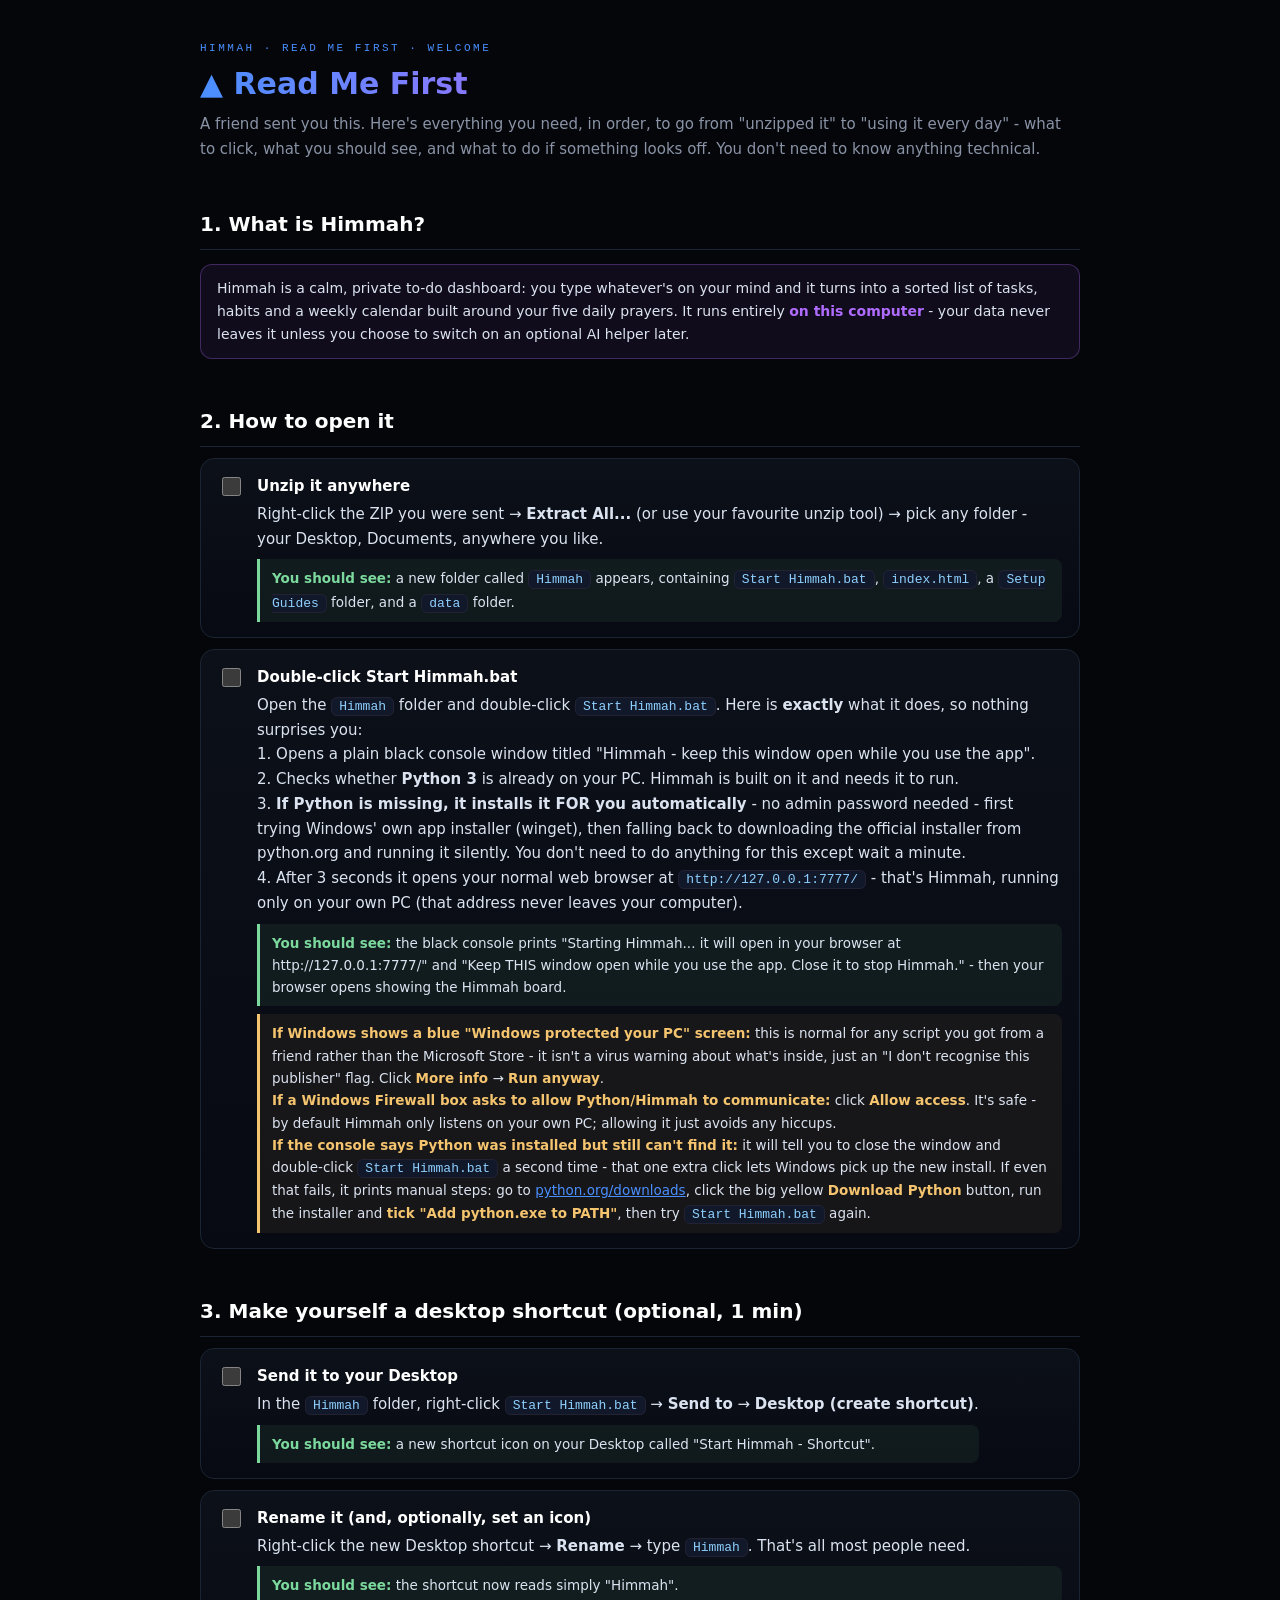
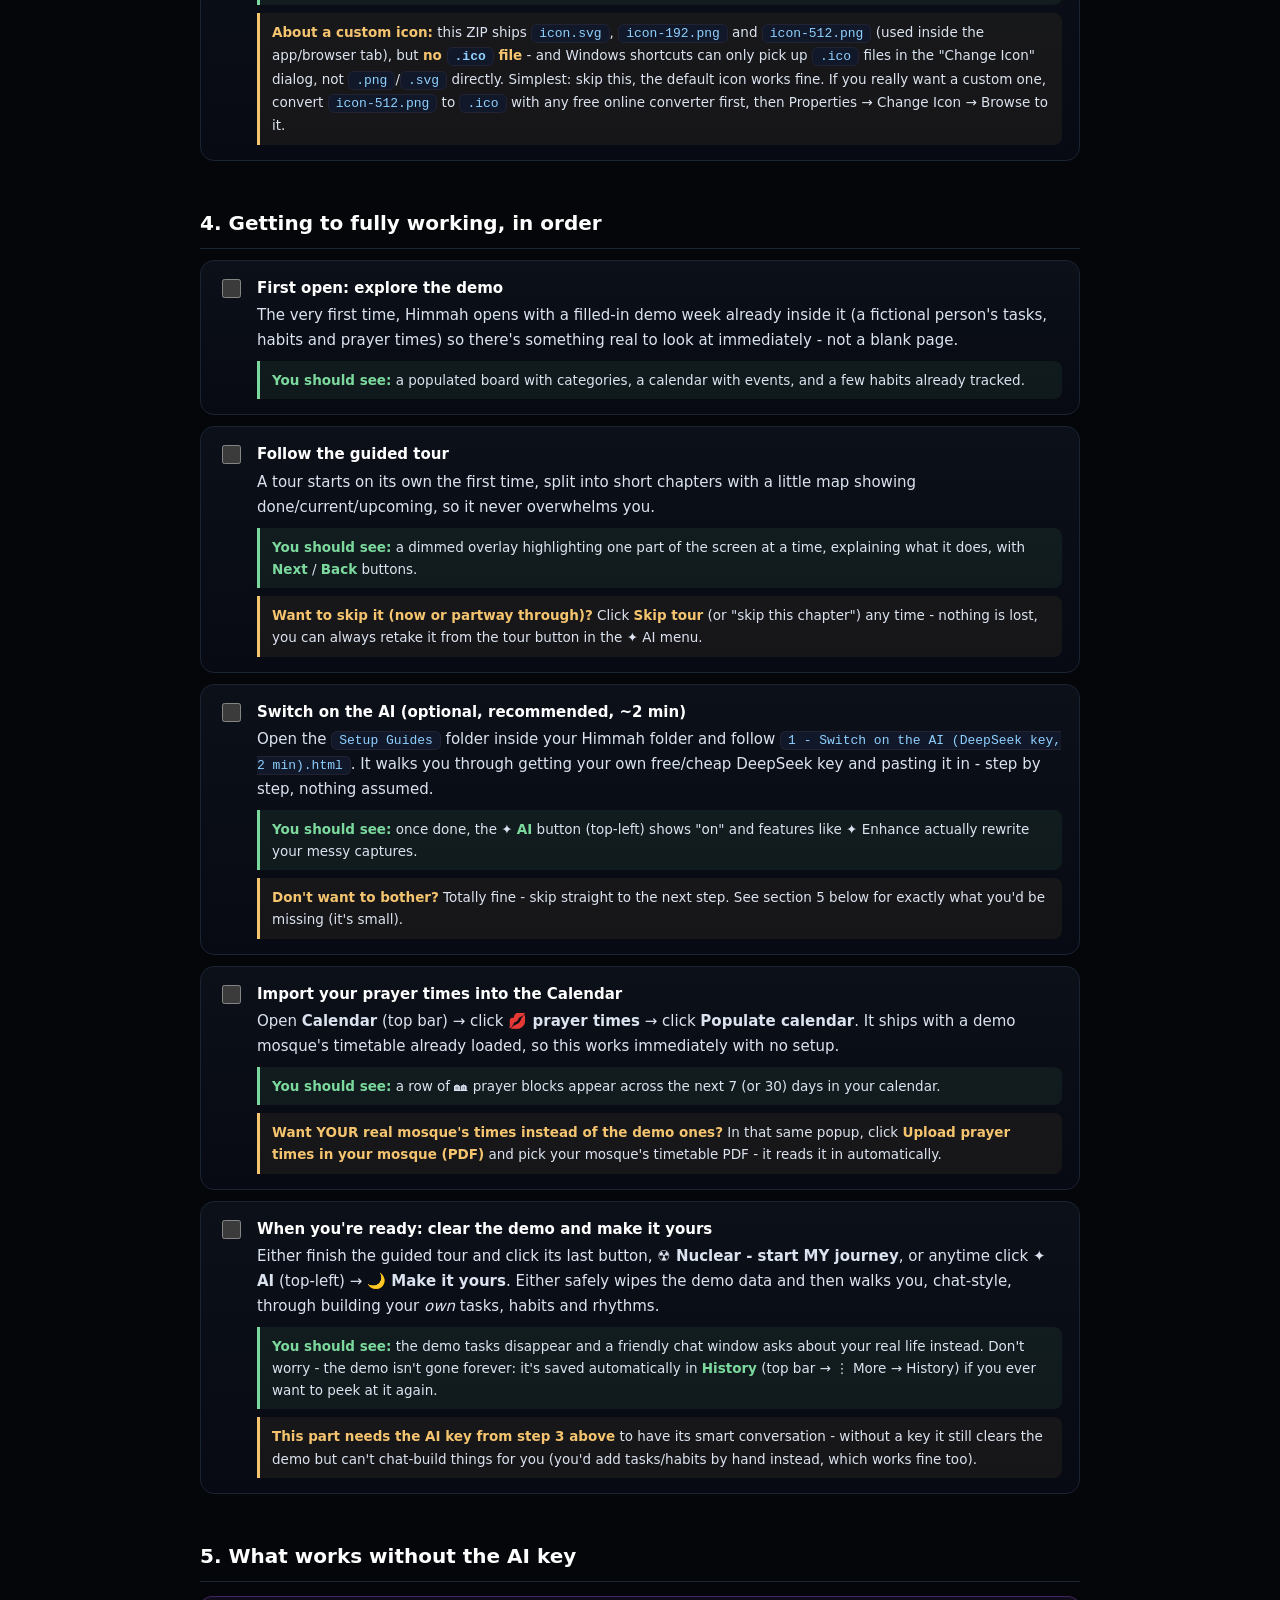
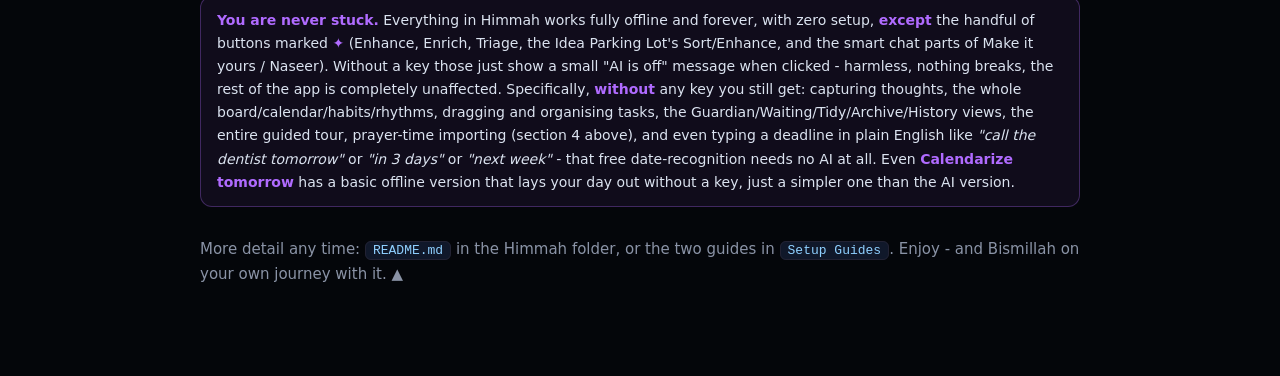
<file: READ ME FIRST.html>
<!DOCTYPE html>
<html lang="en">
<head>
<meta charset="utf-8">
<meta name="viewport" content="width=device-width, initial-scale=1">
<title>Himmah - Read Me First</title>
<style>
  :root{color-scheme:dark}
  body{background:#04060a; color:#dbe3f0; font:15px/1.65 "Segoe UI",system-ui,sans-serif; margin:0; padding:34px 18px 90px}
  .wrap{max-width:880px; margin:0 auto}
  h1{font-size:30px; margin:0 0 4px; background:linear-gradient(90deg,#4a8fff,#b06bff,#e068ff); -webkit-background-clip:text; background-clip:text; color:transparent}
  h2{font-size:20px; margin:46px 0 10px; color:#fff; border-bottom:1px solid #1b2433; padding-bottom:8px}
  .kicker{font-family:Consolas,monospace; text-transform:uppercase; letter-spacing:2.5px; font-size:11px; color:#4a8fff}
  .sub{color:#8a93a6; margin:0 0 8px}
  .step{display:flex; gap:13px; background:linear-gradient(180deg,#0c1018,#070a12); border:1px solid #1b2433; border-radius:14px; padding:15px 17px; margin:11px 0}
  .step input[type=checkbox]{width:19px; height:19px; margin-top:3px; accent-color:#b06bff; flex:none; cursor:pointer}
  .step.done{opacity:.55}
  .step b.t{color:#fff; display:block; margin-bottom:3px}
  code,.path{font-family:Consolas,monospace; font-size:13px; background:#10182a; border:1px solid #223; border-radius:6px; padding:1px 7px; color:#8fd0ff; word-break:break-all}
  .expect{margin-top:8px; padding:8px 12px; border-left:3px solid #7cd99e; background:rgba(124,217,158,.07); border-radius:0 8px 8px 0; font-size:13.5px}
  .expect b{color:#7cd99e}
  .fix{margin-top:8px; padding:8px 12px; border-left:3px solid #f5c46f; background:rgba(245,196,111,.06); border-radius:0 8px 8px 0; font-size:13.5px}
  .fix b{color:#f5c46f}
  .note{background:rgba(176,107,255,.07); border:1px solid rgba(176,107,255,.3); border-radius:12px; padding:12px 16px; margin:14px 0; font-size:14px}
  .note b{color:#b06bff}
  table{border-collapse:collapse; width:100%; margin:10px 0; font-size:13.5px}
  th,td{border:1px solid #1b2433; padding:8px 11px; text-align:left; vertical-align:top}
  th{color:#fff; background:#0c1018}
  td:first-child{color:#f5c46f}
  a{color:#4a8fff}
  .tag{display:inline-block; font-family:Consolas,monospace; font-size:11px; letter-spacing:1.5px; border:1px solid #2a3a55; border-radius:99px; padding:2px 10px; color:#7cd99e; margin-left:8px; vertical-align:middle}
</style>
</head>
<body><div class="wrap">

<span class="kicker">Himmah · read me first · welcome</span>
<h1>&#9650; Read Me First</h1>
<p class="sub">A friend sent you this. Here's everything you need, in order, to go from "unzipped it" to "using it every day" - what to click, what you should see, and what to do if something looks off. You don't need to know anything technical.</p>

<h2>1. What is Himmah?</h2>
<div class="note">Himmah is a calm, private to-do dashboard: you type whatever's on your mind and it turns into a sorted list of tasks, habits and a weekly calendar built around your five daily prayers. It runs entirely <b>on this computer</b> - your data never leaves it unless you choose to switch on an optional AI helper later.</div>

<h2>2. How to open it</h2>

<div class="step"><input type="checkbox"><div>
<b class="t">Unzip it anywhere</b>
Right-click the ZIP you were sent &rarr; <b>Extract All...</b> (or use your favourite unzip tool) &rarr; pick any folder - your Desktop, Documents, anywhere you like.
<div class="expect"><b>You should see:</b> a new folder called <span class="path">Himmah</span> appears, containing <code>Start Himmah.bat</code>, <code>index.html</code>, a <span class="path">Setup Guides</span> folder, and a <span class="path">data</span> folder.</div>
</div></div>

<div class="step"><input type="checkbox"><div>
<b class="t">Double-click Start Himmah.bat</b>
Open the <span class="path">Himmah</span> folder and double-click <code>Start Himmah.bat</code>. Here is <b>exactly</b> what it does, so nothing surprises you:
<br>1. Opens a plain black console window titled "Himmah - keep this window open while you use the app".
<br>2. Checks whether <b>Python 3</b> is already on your PC. Himmah is built on it and needs it to run.
<br>3. <b>If Python is missing, it installs it FOR you automatically</b> - no admin password needed - first trying Windows' own app installer (winget), then falling back to downloading the official installer from python.org and running it silently. You don't need to do anything for this except wait a minute.
<br>4. After 3 seconds it opens your normal web browser at <code>http://127.0.0.1:7777/</code> - that's Himmah, running only on your own PC (that address never leaves your computer).
<div class="expect"><b>You should see:</b> the black console prints "Starting Himmah... it will open in your browser at http://127.0.0.1:7777/" and "Keep THIS window open while you use the app. Close it to stop Himmah." - then your browser opens showing the Himmah board.</div>
<div class="fix"><b>If Windows shows a blue "Windows protected your PC" screen:</b> this is normal for any script you got from a friend rather than the Microsoft Store - it isn't a virus warning about what's inside, just an "I don't recognise this publisher" flag. Click <b>More info</b> &rarr; <b>Run anyway</b>.
<br><b>If a Windows Firewall box asks to allow Python/Himmah to communicate:</b> click <b>Allow access</b>. It's safe - by default Himmah only listens on your own PC; allowing it just avoids any hiccups.
<br><b>If the console says Python was installed but still can't find it:</b> it will tell you to close the window and double-click <code>Start Himmah.bat</code> a second time - that one extra click lets Windows pick up the new install. If even that fails, it prints manual steps: go to <a href="https://www.python.org/downloads/" target="_blank">python.org/downloads</a>, click the big yellow <b>Download Python</b> button, run the installer and <b>tick "Add python.exe to PATH"</b>, then try <code>Start Himmah.bat</code> again.</div>
</div></div>

<h2>3. Make yourself a desktop shortcut (optional, 1 min)</h2>

<div class="step"><input type="checkbox"><div>
<b class="t">Send it to your Desktop</b>
In the <span class="path">Himmah</span> folder, right-click <code>Start Himmah.bat</code> &rarr; <b>Send to</b> &rarr; <b>Desktop (create shortcut)</b>.
<div class="expect"><b>You should see:</b> a new shortcut icon on your Desktop called "Start Himmah - Shortcut".</div>
</div></div>

<div class="step"><input type="checkbox"><div>
<b class="t">Rename it (and, optionally, set an icon)</b>
Right-click the new Desktop shortcut &rarr; <b>Rename</b> &rarr; type <code>Himmah</code>. That's all most people need.
<div class="expect"><b>You should see:</b> the shortcut now reads simply "Himmah".</div>
<div class="fix"><b>About a custom icon:</b> this ZIP ships <code>icon.svg</code>, <code>icon-192.png</code> and <code>icon-512.png</code> (used inside the app/browser tab), but <b>no <code>.ico</code> file</b> - and Windows shortcuts can only pick up <code>.ico</code> files in the "Change Icon" dialog, not <code>.png</code>/<code>.svg</code> directly. Simplest: skip this, the default icon works fine. If you really want a custom one, convert <code>icon-512.png</code> to <code>.ico</code> with any free online converter first, then Properties &rarr; Change Icon &rarr; Browse to it.</div>
</div></div>

<h2>4. Getting to fully working, in order</h2>

<div class="step"><input type="checkbox"><div>
<b class="t">First open: explore the demo</b>
The very first time, Himmah opens with a filled-in demo week already inside it (a fictional person's tasks, habits and prayer times) so there's something real to look at immediately - not a blank page.
<div class="expect"><b>You should see:</b> a populated board with categories, a calendar with events, and a few habits already tracked.</div>
</div></div>

<div class="step"><input type="checkbox"><div>
<b class="t">Follow the guided tour</b>
A tour starts on its own the first time, split into short chapters with a little map showing done/current/upcoming, so it never overwhelms you.
<div class="expect"><b>You should see:</b> a dimmed overlay highlighting one part of the screen at a time, explaining what it does, with <b>Next</b> / <b>Back</b> buttons.</div>
<div class="fix"><b>Want to skip it (now or partway through)?</b> Click <b>Skip tour</b> (or "skip this chapter") any time - nothing is lost, you can always retake it from the tour button in the &#10022; AI menu.</div>
</div></div>

<div class="step"><input type="checkbox"><div>
<b class="t">Switch on the AI (optional, recommended, ~2 min)</b>
Open the <span class="path">Setup Guides</span> folder inside your Himmah folder and follow <code>1 - Switch on the AI (DeepSeek key, 2 min).html</code>. It walks you through getting your own free/cheap DeepSeek key and pasting it in - step by step, nothing assumed.
<div class="expect"><b>You should see:</b> once done, the &#10022; <b>AI</b> button (top-left) shows "on" and features like &#10022; Enhance actually rewrite your messy captures.</div>
<div class="fix"><b>Don't want to bother?</b> Totally fine - skip straight to the next step. See section 5 below for exactly what you'd be missing (it's small).</div>
</div></div>

<div class="step"><input type="checkbox"><div>
<b class="t">Import your prayer times into the Calendar</b>
Open <b>Calendar</b> (top bar) &rarr; click <b>&#128139; prayer times</b> &rarr; click <b>Populate calendar</b>. It ships with a demo mosque's timetable already loaded, so this works immediately with no setup.
<div class="expect"><b>You should see:</b> a row of &#127960; prayer blocks appear across the next 7 (or 30) days in your calendar.</div>
<div class="fix"><b>Want YOUR real mosque's times instead of the demo ones?</b> In that same popup, click <b>Upload prayer times in your mosque (PDF)</b> and pick your mosque's timetable PDF - it reads it in automatically.</div>
</div></div>

<div class="step"><input type="checkbox"><div>
<b class="t">When you're ready: clear the demo and make it yours</b>
Either finish the guided tour and click its last button, <b>&#9762; Nuclear - start MY journey</b>, or anytime click <b>&#10022; AI</b> (top-left) &rarr; <b>&#127769; Make it yours</b>. Either safely wipes the demo data and then walks you, chat-style, through building your <i>own</i> tasks, habits and rhythms.
<div class="expect"><b>You should see:</b> the demo tasks disappear and a friendly chat window asks about your real life instead. Don't worry - the demo isn't gone forever: it's saved automatically in <b>History</b> (top bar &rarr; &#8942; More &rarr; History) if you ever want to peek at it again.</div>
<div class="fix"><b>This part needs the AI key from step 3 above</b> to have its smart conversation - without a key it still clears the demo but can't chat-build things for you (you'd add tasks/habits by hand instead, which works fine too).</div>
</div></div>

<h2>5. What works without the AI key</h2>
<div class="note"><b>You are never stuck.</b> Everything in Himmah works fully offline and forever, with zero setup, <b>except</b> the handful of buttons marked <b>&#10022;</b> (Enhance, Enrich, Triage, the Idea Parking Lot's Sort/Enhance, and the smart chat parts of Make it yours / Naseer). Without a key those just show a small "AI is off" message when clicked - harmless, nothing breaks, the rest of the app is completely unaffected. Specifically, <b>without</b> any key you still get: capturing thoughts, the whole board/calendar/habits/rhythms, dragging and organising tasks, the Guardian/Waiting/Tidy/Archive/History views, the entire guided tour, prayer-time importing (section 4 above), and even typing a deadline in plain English like <i>"call the dentist tomorrow"</i> or <i>"in 3 days"</i> or <i>"next week"</i> - that free date-recognition needs no AI at all. Even <b>Calendarize tomorrow</b> has a basic offline version that lays your day out without a key, just a simpler one than the AI version.</div>

<p class="sub" style="margin-top:30px">More detail any time: <code>README.md</code> in the Himmah folder, or the two guides in <span class="path">Setup Guides</span>. Enjoy - and Bismillah on your own journey with it. &#9650;</p>

</div>
<script>
document.querySelectorAll('.step input[type=checkbox]').forEach((cb, i) => {
  try { if (localStorage.getItem('guide_himmah_readmefirst_' + i) === '1') { cb.checked = true; cb.closest('.step').classList.add('done'); } } catch (e) {}
  cb.addEventListener('change', () => {
    cb.closest('.step').classList.toggle('done', cb.checked);
    try { localStorage.setItem('guide_himmah_readmefirst_' + i, cb.checked ? '1' : '0'); } catch (e) {}
  });
});
</script>
</body>
</html>
</file>
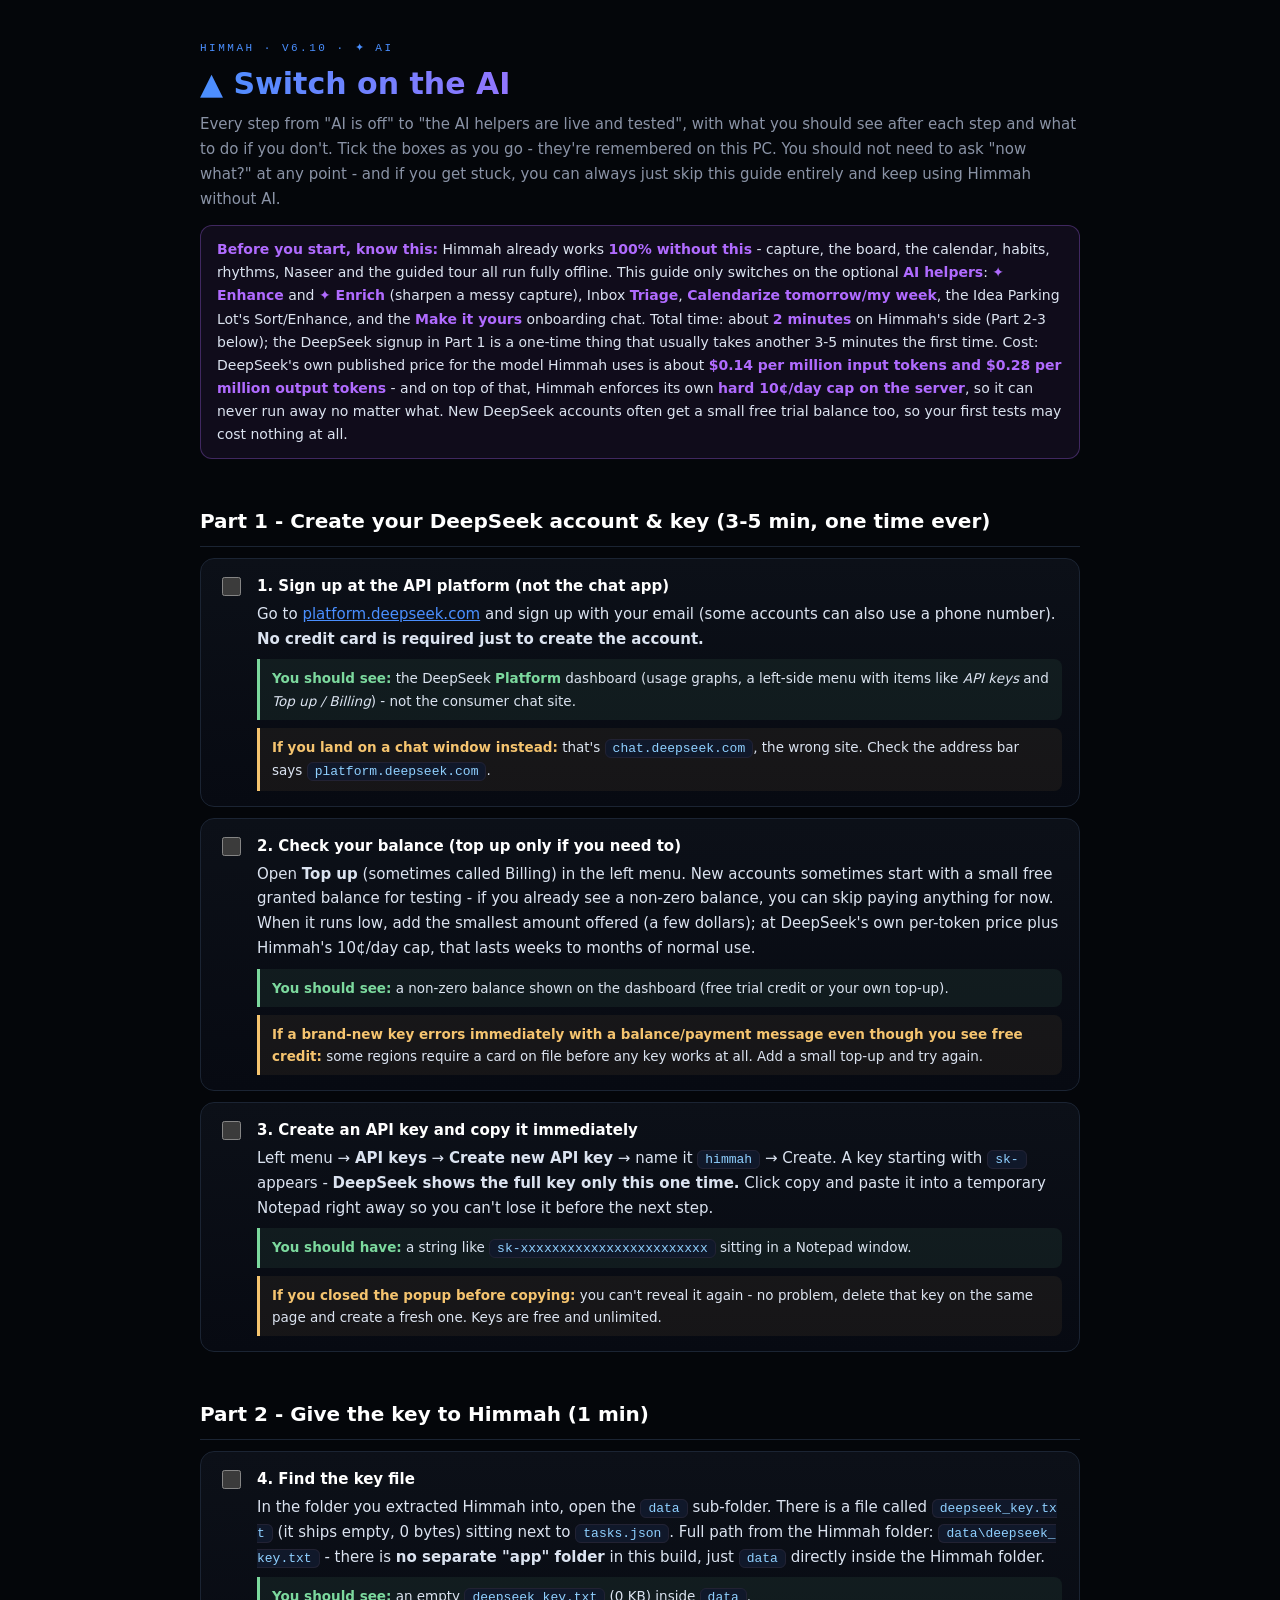
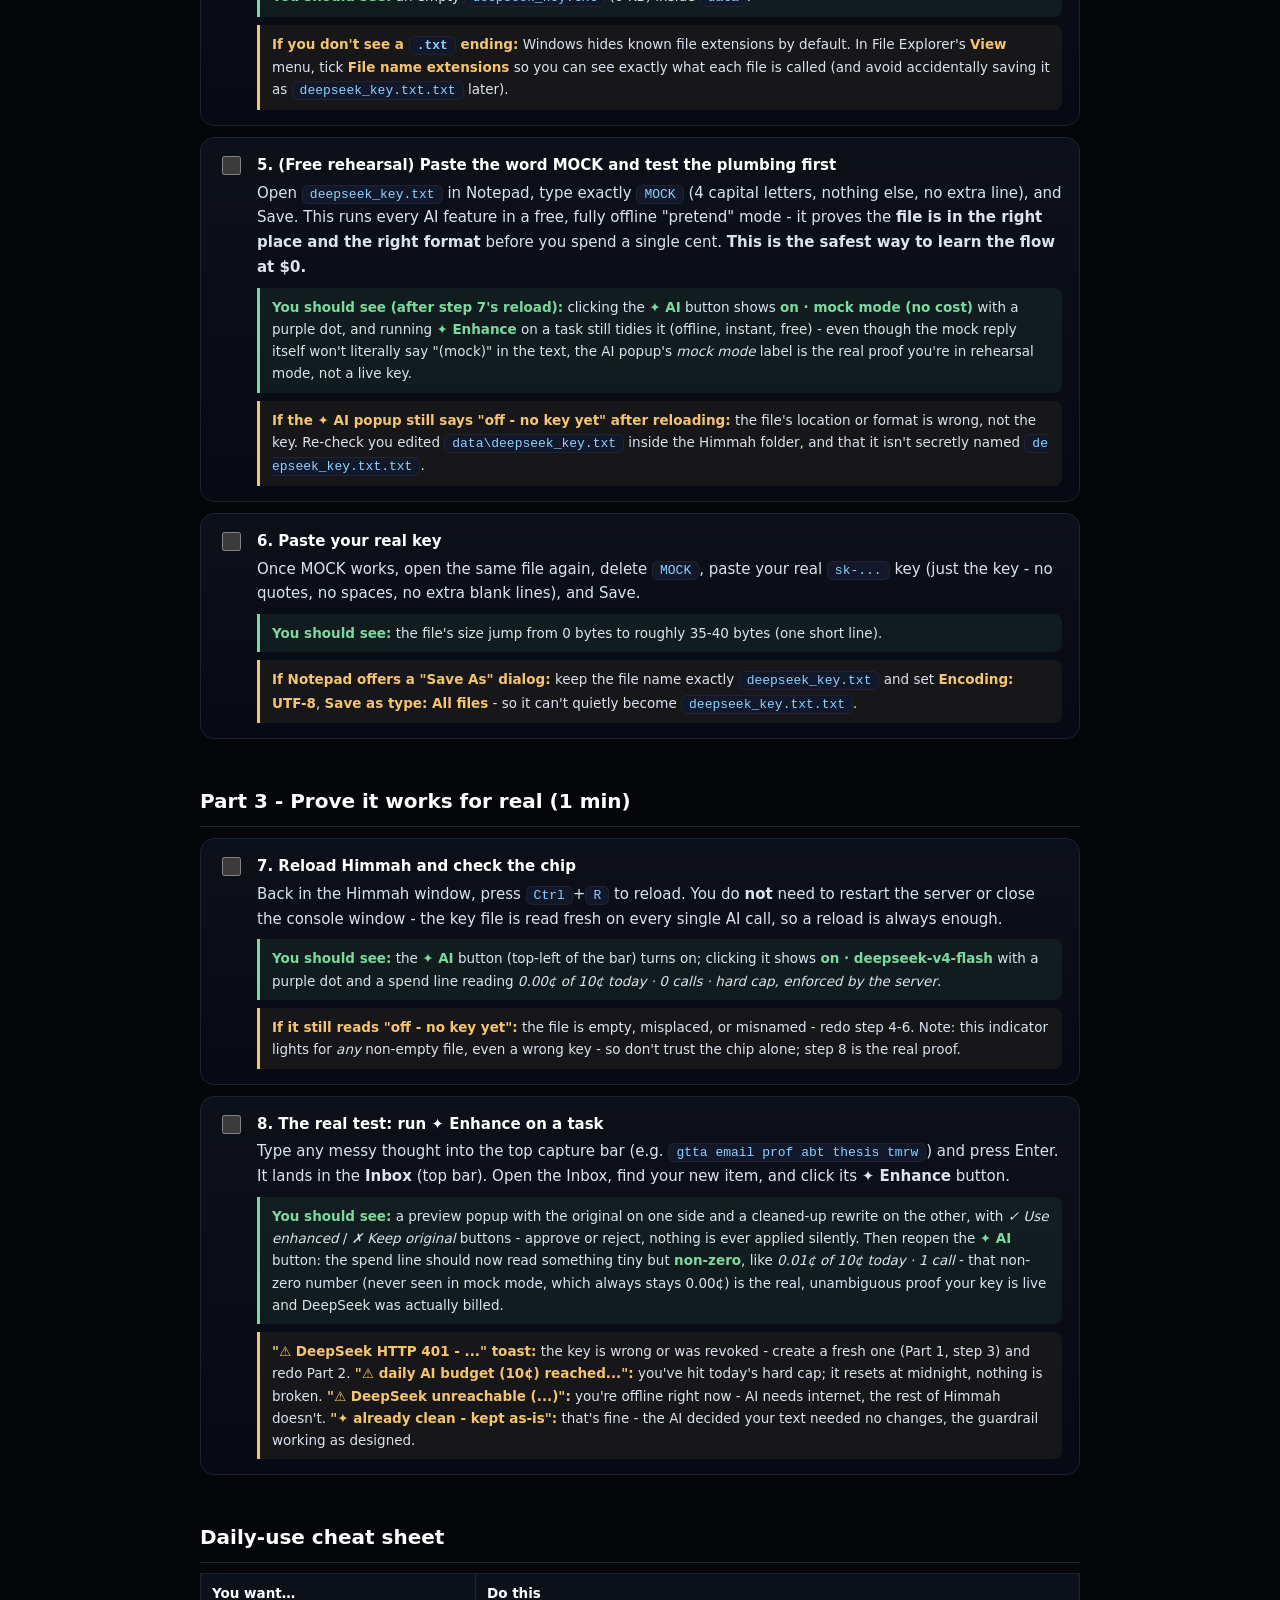
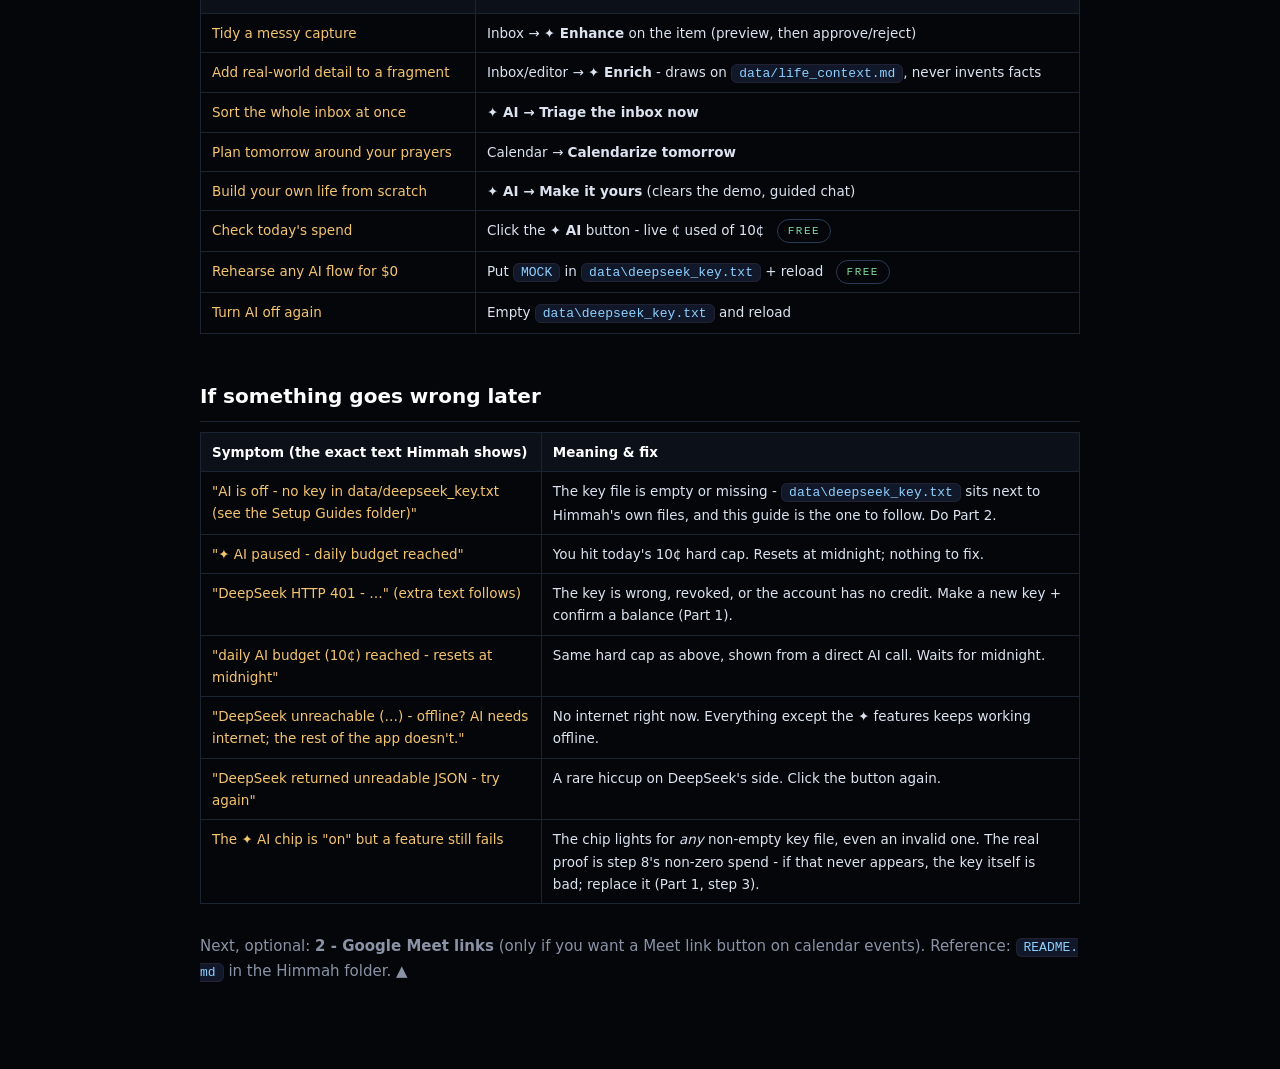
<file: Setup Guides/1 - Switch on the AI (DeepSeek key, 2 min).html>
<!DOCTYPE html>
<html lang="en">
<head>
<meta charset="utf-8">
<meta name="viewport" content="width=device-width, initial-scale=1">
<title>Himmah - Switch on the AI (DeepSeek key)</title>
<style>
  :root{color-scheme:dark}
  body{background:#04060a; color:#dbe3f0; font:15px/1.65 "Segoe UI",system-ui,sans-serif; margin:0; padding:34px 18px 90px}
  .wrap{max-width:880px; margin:0 auto}
  h1{font-size:30px; margin:0 0 4px; background:linear-gradient(90deg,#4a8fff,#b06bff,#e068ff); -webkit-background-clip:text; background-clip:text; color:transparent}
  h2{font-size:20px; margin:46px 0 10px; color:#fff; border-bottom:1px solid #1b2433; padding-bottom:8px}
  .kicker{font-family:Consolas,monospace; text-transform:uppercase; letter-spacing:2.5px; font-size:11px; color:#4a8fff}
  .sub{color:#8a93a6; margin:0 0 8px}
  .step{display:flex; gap:13px; background:linear-gradient(180deg,#0c1018,#070a12); border:1px solid #1b2433; border-radius:14px; padding:15px 17px; margin:11px 0}
  .step input[type=checkbox]{width:19px; height:19px; margin-top:3px; accent-color:#b06bff; flex:none; cursor:pointer}
  .step.done{opacity:.55}
  .step b.t{color:#fff; display:block; margin-bottom:3px}
  code,.path{font-family:Consolas,monospace; font-size:13px; background:#10182a; border:1px solid #223; border-radius:6px; padding:1px 7px; color:#8fd0ff; word-break:break-all}
  .expect{margin-top:8px; padding:8px 12px; border-left:3px solid #7cd99e; background:rgba(124,217,158,.07); border-radius:0 8px 8px 0; font-size:13.5px}
  .expect b{color:#7cd99e}
  .fix{margin-top:8px; padding:8px 12px; border-left:3px solid #f5c46f; background:rgba(245,196,111,.06); border-radius:0 8px 8px 0; font-size:13.5px}
  .fix b{color:#f5c46f}
  .note{background:rgba(176,107,255,.07); border:1px solid rgba(176,107,255,.3); border-radius:12px; padding:12px 16px; margin:14px 0; font-size:14px}
  .note b{color:#b06bff}
  table{border-collapse:collapse; width:100%; margin:10px 0; font-size:13.5px}
  th,td{border:1px solid #1b2433; padding:8px 11px; text-align:left; vertical-align:top}
  th{color:#fff; background:#0c1018}
  td:first-child{color:#f5c46f}
  a{color:#4a8fff}
  .tag{display:inline-block; font-family:Consolas,monospace; font-size:11px; letter-spacing:1.5px; border:1px solid #2a3a55; border-radius:99px; padding:2px 10px; color:#7cd99e; margin-left:8px; vertical-align:middle}
</style>
</head>
<body><div class="wrap">

<span class="kicker">Himmah · v6.10 · &#10022; AI</span>
<h1>&#9650; Switch on the AI</h1>
<p class="sub">Every step from "AI is off" to "the AI helpers are live and tested", with what you should see after each step and what to do if you don't. Tick the boxes as you go - they're remembered on this PC. You should not need to ask "now what?" at any point - and if you get stuck, you can always just skip this guide entirely and keep using Himmah without AI.</p>

<div class="note"><b>Before you start, know this:</b> Himmah already works <b>100% without this</b> - capture, the board, the calendar, habits, rhythms, Naseer and the guided tour all run fully offline. This guide only switches on the optional <b>AI helpers</b>: <b>&#10022; Enhance</b> and <b>&#10022; Enrich</b> (sharpen a messy capture), Inbox <b>Triage</b>, <b>Calendarize tomorrow/my week</b>, the Idea Parking Lot's Sort/Enhance, and the <b>Make it yours</b> onboarding chat. Total time: about <b>2 minutes</b> on Himmah's side (Part 2-3 below); the DeepSeek signup in Part 1 is a one-time thing that usually takes another 3-5 minutes the first time. Cost: DeepSeek's own published price for the model Himmah uses is about <b>&#36;0.14 per million input tokens and &#36;0.28 per million output tokens</b> - and on top of that, Himmah enforces its own <b>hard 10&cent;/day cap on the server</b>, so it can never run away no matter what. New DeepSeek accounts often get a small free trial balance too, so your first tests may cost nothing at all.</div>

<h2>Part 1 - Create your DeepSeek account &amp; key (3-5 min, one time ever)</h2>

<div class="step"><input type="checkbox"><div>
<b class="t">1. Sign up at the API platform (not the chat app)</b>
Go to <a href="https://platform.deepseek.com" target="_blank">platform.deepseek.com</a> and sign up with your email (some accounts can also use a phone number). <b>No credit card is required just to create the account.</b>
<div class="expect"><b>You should see:</b> the DeepSeek <b>Platform</b> dashboard (usage graphs, a left-side menu with items like <i>API keys</i> and <i>Top up / Billing</i>) - not the consumer chat site.</div>
<div class="fix"><b>If you land on a chat window instead:</b> that's <code>chat.deepseek.com</code>, the wrong site. Check the address bar says <span class="path">platform.deepseek.com</span>.</div>
</div></div>

<div class="step"><input type="checkbox"><div>
<b class="t">2. Check your balance (top up only if you need to)</b>
Open <b>Top up</b> (sometimes called Billing) in the left menu. New accounts sometimes start with a small free granted balance for testing - if you already see a non-zero balance, you can skip paying anything for now. When it runs low, add the smallest amount offered (a few dollars); at DeepSeek's own per-token price plus Himmah's 10&cent;/day cap, that lasts weeks to months of normal use.
<div class="expect"><b>You should see:</b> a non-zero balance shown on the dashboard (free trial credit or your own top-up).</div>
<div class="fix"><b>If a brand-new key errors immediately with a balance/payment message even though you see free credit:</b> some regions require a card on file before any key works at all. Add a small top-up and try again.</div>
</div></div>

<div class="step"><input type="checkbox"><div>
<b class="t">3. Create an API key and copy it immediately</b>
Left menu &rarr; <b>API keys</b> &rarr; <b>Create new API key</b> &rarr; name it <code>himmah</code> &rarr; Create. A key starting with <code>sk-</code> appears - <b>DeepSeek shows the full key only this one time.</b> Click copy and paste it into a temporary Notepad right away so you can't lose it before the next step.
<div class="expect"><b>You should have:</b> a string like <code>sk-xxxxxxxxxxxxxxxxxxxxxxxx</code> sitting in a Notepad window.</div>
<div class="fix"><b>If you closed the popup before copying:</b> you can't reveal it again - no problem, delete that key on the same page and create a fresh one. Keys are free and unlimited.</div>
</div></div>

<h2>Part 2 - Give the key to Himmah (1 min)</h2>

<div class="step"><input type="checkbox"><div>
<b class="t">4. Find the key file</b>
In the folder you extracted Himmah into, open the <span class="path">data</span> sub-folder. There is a file called <span class="path">deepseek_key.txt</span> (it ships empty, 0 bytes) sitting next to <code>tasks.json</code>. Full path from the Himmah folder: <span class="path">data\deepseek_key.txt</span> - there is <b>no separate "app" folder</b> in this build, just <code>data</code> directly inside the Himmah folder.
<div class="expect"><b>You should see:</b> an empty <span class="path">deepseek_key.txt</span> (0 KB) inside <span class="path">data</span>.</div>
<div class="fix"><b>If you don't see a <code>.txt</code> ending:</b> Windows hides known file extensions by default. In File Explorer's <b>View</b> menu, tick <b>File name extensions</b> so you can see exactly what each file is called (and avoid accidentally saving it as <code>deepseek_key.txt.txt</code> later).</div>
</div></div>

<div class="step"><input type="checkbox"><div>
<b class="t">5. (Free rehearsal) Paste the word MOCK and test the plumbing first</b>
Open <span class="path">deepseek_key.txt</span> in Notepad, type exactly <code>MOCK</code> (4 capital letters, nothing else, no extra line), and Save. This runs every AI feature in a free, fully offline "pretend" mode - it proves the <b>file is in the right place and the right format</b> before you spend a single cent. <b>This is the safest way to learn the flow at &#36;0.</b>
<div class="expect"><b>You should see (after step 7's reload):</b> clicking the <b>&#10022; AI</b> button shows <b>on &middot; mock mode (no cost)</b> with a purple dot, and running <b>&#10022; Enhance</b> on a task still tidies it (offline, instant, free) - even though the mock reply itself won't literally say "(mock)" in the text, the AI popup's <i>mock mode</i> label is the real proof you're in rehearsal mode, not a live key.</div>
<div class="fix"><b>If the &#10022; AI popup still says "off - no key yet" after reloading:</b> the file's location or format is wrong, not the key. Re-check you edited <span class="path">data\deepseek_key.txt</span> inside the Himmah folder, and that it isn't secretly named <code>deepseek_key.txt.txt</code>.</div>
</div></div>

<div class="step"><input type="checkbox"><div>
<b class="t">6. Paste your real key</b>
Once MOCK works, open the same file again, delete <code>MOCK</code>, paste your real <code>sk-...</code> key (just the key - no quotes, no spaces, no extra blank lines), and Save.
<div class="expect"><b>You should see:</b> the file's size jump from 0 bytes to roughly 35-40 bytes (one short line).</div>
<div class="fix"><b>If Notepad offers a "Save As" dialog:</b> keep the file name exactly <span class="path">deepseek_key.txt</span> and set <b>Encoding: UTF-8</b>, <b>Save as type: All files</b> - so it can't quietly become <code>deepseek_key.txt.txt</code>.</div>
</div></div>

<h2>Part 3 - Prove it works for real (1 min)</h2>

<div class="step"><input type="checkbox"><div>
<b class="t">7. Reload Himmah and check the chip</b>
Back in the Himmah window, press <code>Ctrl</code>+<code>R</code> to reload. You do <b>not</b> need to restart the server or close the console window - the key file is read fresh on every single AI call, so a reload is always enough.
<div class="expect"><b>You should see:</b> the <b>&#10022; AI</b> button (top-left of the bar) turns on; clicking it shows <b>on &middot; deepseek-v4-flash</b> with a purple dot and a spend line reading <i>0.00&cent; of 10&cent; today &middot; 0 calls &middot; hard cap, enforced by the server</i>.</div>
<div class="fix"><b>If it still reads "off - no key yet":</b> the file is empty, misplaced, or misnamed - redo step 4-6. Note: this indicator lights for <i>any</i> non-empty file, even a wrong key - so don't trust the chip alone; step 8 is the real proof.</div>
</div></div>

<div class="step"><input type="checkbox"><div>
<b class="t">8. The real test: run &#10022; Enhance on a task</b>
Type any messy thought into the top capture bar (e.g. <code>gtta email prof abt thesis tmrw</code>) and press Enter. It lands in the <b>Inbox</b> (top bar). Open the Inbox, find your new item, and click its <b>&#10022; Enhance</b> button.
<div class="expect"><b>You should see:</b> a preview popup with the original on one side and a cleaned-up rewrite on the other, with <i>&check; Use enhanced</i> / <i>&cross; Keep original</i> buttons - approve or reject, nothing is ever applied silently. Then reopen the <b>&#10022; AI</b> button: the spend line should now read something tiny but <b>non-zero</b>, like <i>0.01&cent; of 10&cent; today &middot; 1 call</i> - that non-zero number (never seen in mock mode, which always stays 0.00&cent;) is the real, unambiguous proof your key is live and DeepSeek was actually billed.</div>
<div class="fix"><b>"&#9888; DeepSeek HTTP 401 - ..." toast:</b> the key is wrong or was revoked - create a fresh one (Part 1, step 3) and redo Part 2. <b>"&#9888; daily AI budget (10&cent;) reached...":</b> you've hit today's hard cap; it resets at midnight, nothing is broken. <b>"&#9888; DeepSeek unreachable (...)":</b> you're offline right now - AI needs internet, the rest of Himmah doesn't. <b>"&#10022; already clean - kept as-is":</b> that's fine - the AI decided your text needed no changes, the guardrail working as designed.</div>
</div></div>

<h2>Daily-use cheat sheet</h2>
<table>
<tr><th>You want&hellip;</th><th>Do this</th></tr>
<tr><td>Tidy a messy capture</td><td>Inbox &rarr; <b>&#10022; Enhance</b> on the item (preview, then approve/reject)</td></tr>
<tr><td>Add real-world detail to a fragment</td><td>Inbox/editor &rarr; <b>&#10022; Enrich</b> - draws on <code>data/life_context.md</code>, never invents facts</td></tr>
<tr><td>Sort the whole inbox at once</td><td><b>&#10022; AI &rarr; Triage the inbox now</b></td></tr>
<tr><td>Plan tomorrow around your prayers</td><td>Calendar &rarr; <b>Calendarize tomorrow</b></td></tr>
<tr><td>Build your own life from scratch</td><td><b>&#10022; AI &rarr; Make it yours</b> (clears the demo, guided chat)</td></tr>
<tr><td>Check today's spend</td><td>Click the <b>&#10022; AI</b> button - live &cent; used of 10&cent; <span class="tag">FREE</span></td></tr>
<tr><td>Rehearse any AI flow for &#36;0</td><td>Put <code>MOCK</code> in <span class="path">data\deepseek_key.txt</span> + reload <span class="tag">FREE</span></td></tr>
<tr><td>Turn AI off again</td><td>Empty <span class="path">data\deepseek_key.txt</span> and reload</td></tr>
</table>

<h2>If something goes wrong later</h2>
<table>
<tr><th>Symptom (the exact text Himmah shows)</th><th>Meaning &amp; fix</th></tr>
<tr><td>"AI is off - no key in data/deepseek_key.txt (see the Setup Guides folder)"</td><td>The key file is empty or missing - <span class="path">data\deepseek_key.txt</span> sits next to Himmah's own files, and this guide is the one to follow. Do Part 2.</td></tr>
<tr><td>"&#10022; AI paused - daily budget reached"</td><td>You hit today's 10&cent; hard cap. Resets at midnight; nothing to fix.</td></tr>
<tr><td>"DeepSeek HTTP 401 - &hellip;" (extra text follows)</td><td>The key is wrong, revoked, or the account has no credit. Make a new key + confirm a balance (Part 1).</td></tr>
<tr><td>"daily AI budget (10&cent;) reached - resets at midnight"</td><td>Same hard cap as above, shown from a direct AI call. Waits for midnight.</td></tr>
<tr><td>"DeepSeek unreachable (&hellip;) - offline? AI needs internet; the rest of the app doesn't."</td><td>No internet right now. Everything except the &#10022; features keeps working offline.</td></tr>
<tr><td>"DeepSeek returned unreadable JSON - try again"</td><td>A rare hiccup on DeepSeek's side. Click the button again.</td></tr>
<tr><td>The &#10022; AI chip is "on" but a feature still fails</td><td>The chip lights for <i>any</i> non-empty key file, even an invalid one. The real proof is step 8's non-zero spend - if that never appears, the key itself is bad; replace it (Part 1, step 3).</td></tr>
</table>

<p class="sub" style="margin-top:30px">Next, optional: <b>2 - Google Meet links</b> (only if you want a Meet link button on calendar events). Reference: <code>README.md</code> in the Himmah folder. &#9650;</p>

</div>
<script>
document.querySelectorAll('.step input[type=checkbox]').forEach((cb, i) => {
  try { if (localStorage.getItem('guide_himmah_ai_' + i) === '1') { cb.checked = true; cb.closest('.step').classList.add('done'); } } catch (e) {}
  cb.addEventListener('change', () => {
    cb.closest('.step').classList.toggle('done', cb.checked);
    try { localStorage.setItem('guide_himmah_ai_' + i, cb.checked ? '1' : '0'); } catch (e) {}
  });
});
</script>
</body>
</html>
</file>
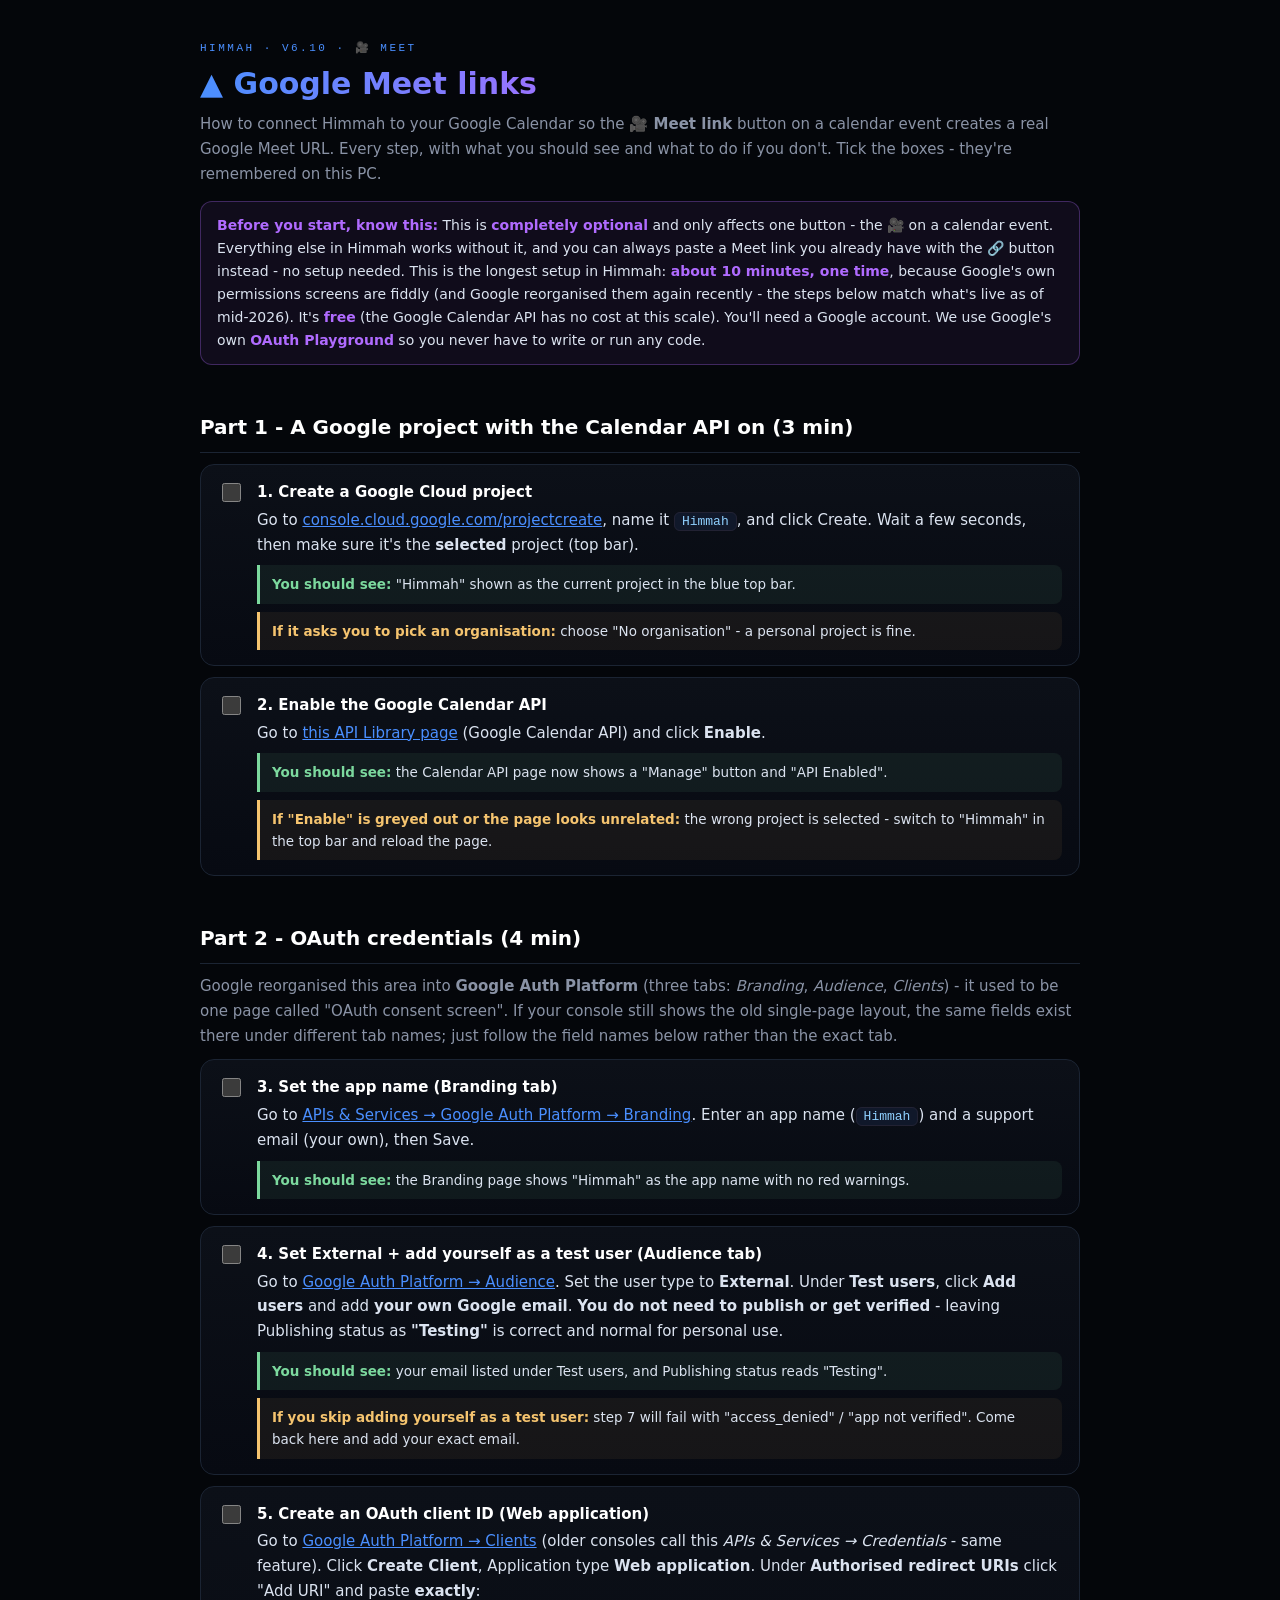
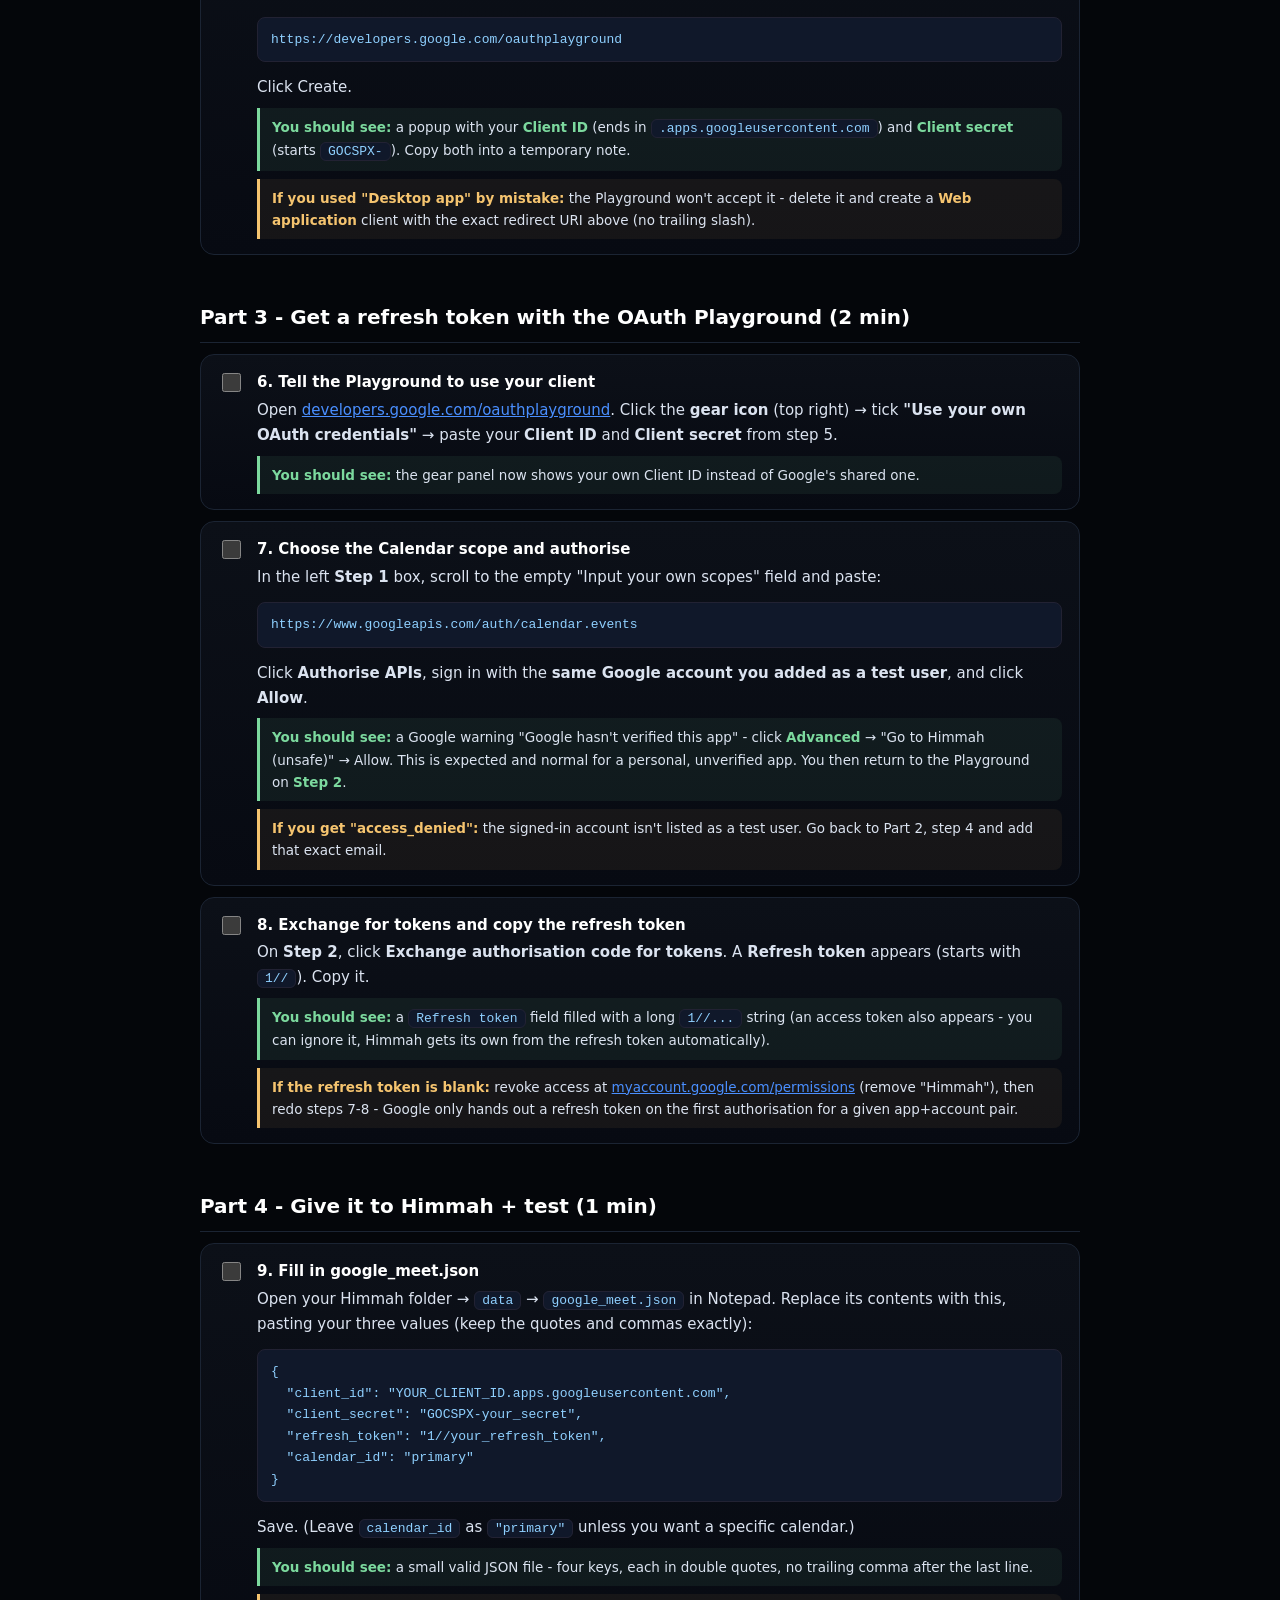
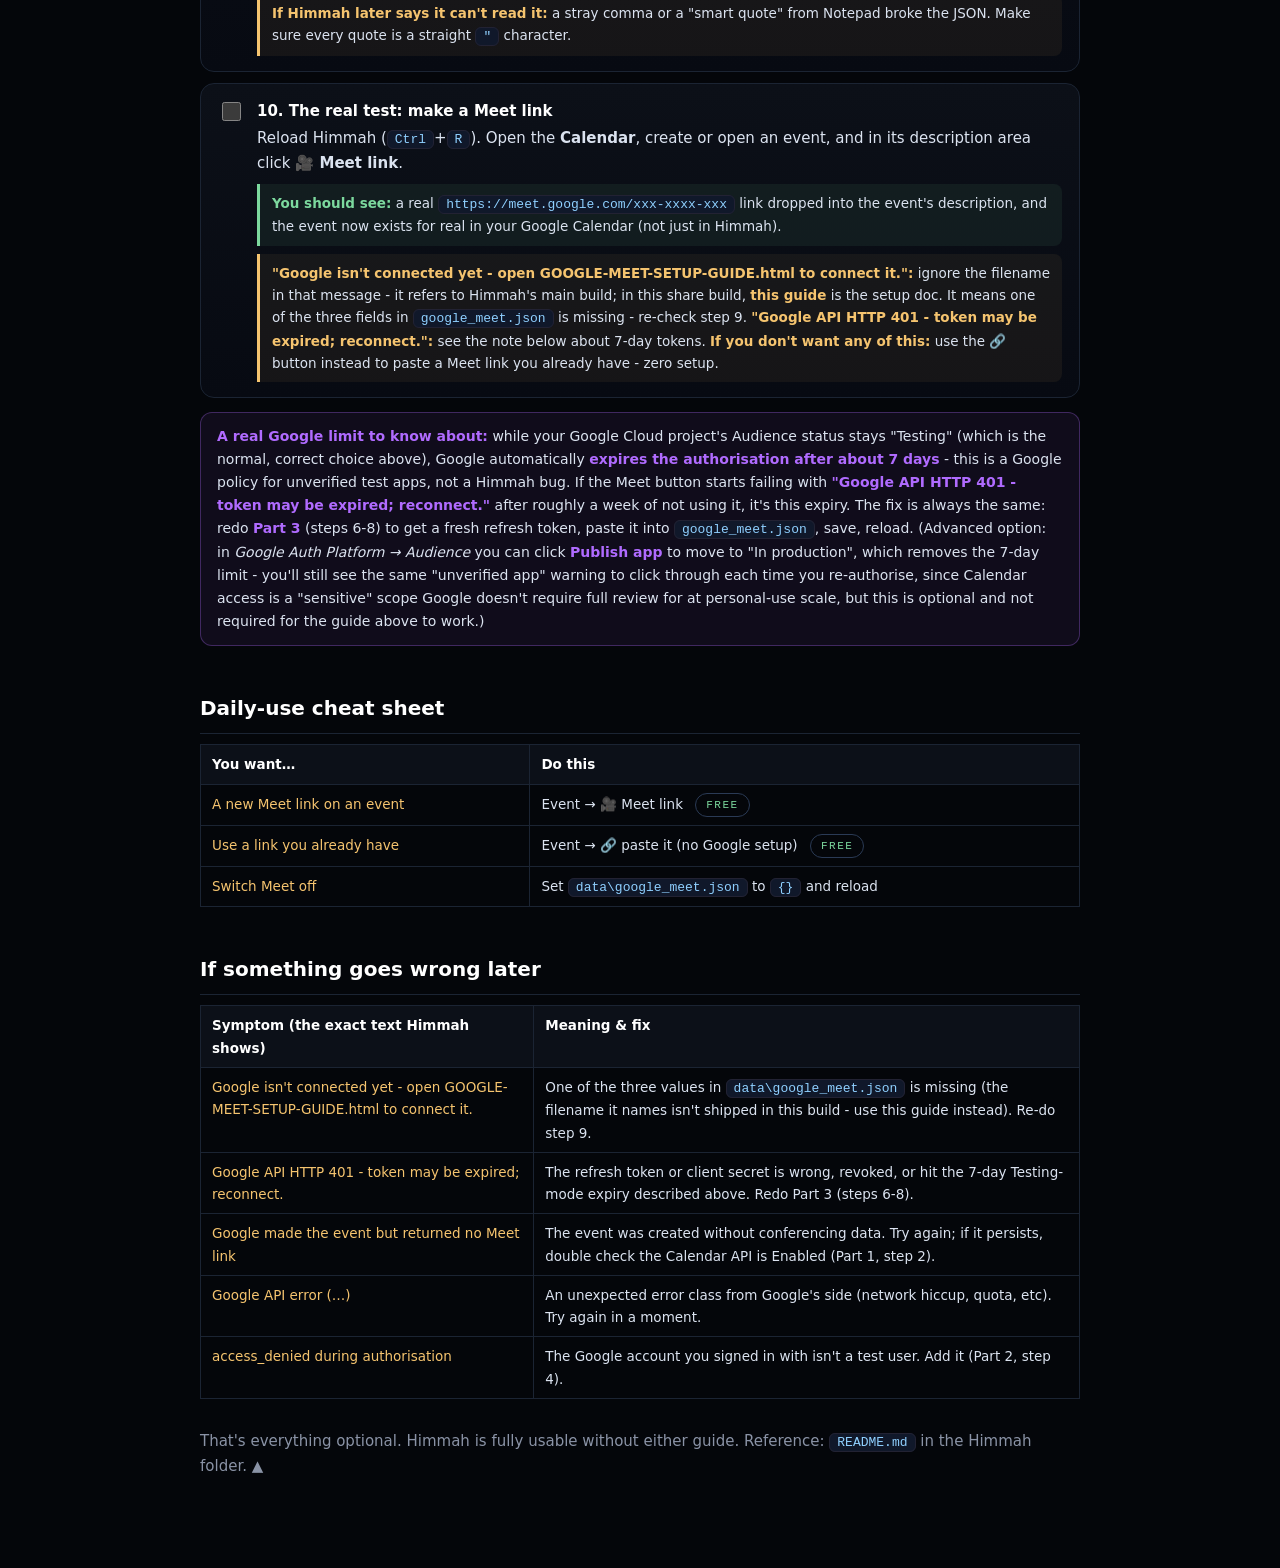
<file: Setup Guides/2 - Google Meet links (10 min, optional).html>
<!DOCTYPE html>
<html lang="en">
<head>
<meta charset="utf-8">
<meta name="viewport" content="width=device-width, initial-scale=1">
<title>Himmah - Google Meet links (optional)</title>
<style>
  :root{color-scheme:dark}
  body{background:#04060a; color:#dbe3f0; font:15px/1.65 "Segoe UI",system-ui,sans-serif; margin:0; padding:34px 18px 90px}
  .wrap{max-width:880px; margin:0 auto}
  h1{font-size:30px; margin:0 0 4px; background:linear-gradient(90deg,#4a8fff,#b06bff,#e068ff); -webkit-background-clip:text; background-clip:text; color:transparent}
  h2{font-size:20px; margin:46px 0 10px; color:#fff; border-bottom:1px solid #1b2433; padding-bottom:8px}
  .kicker{font-family:Consolas,monospace; text-transform:uppercase; letter-spacing:2.5px; font-size:11px; color:#4a8fff}
  .sub{color:#8a93a6; margin:0 0 8px}
  .step{display:flex; gap:13px; background:linear-gradient(180deg,#0c1018,#070a12); border:1px solid #1b2433; border-radius:14px; padding:15px 17px; margin:11px 0}
  .step input[type=checkbox]{width:19px; height:19px; margin-top:3px; accent-color:#b06bff; flex:none; cursor:pointer}
  .step.done{opacity:.55}
  .step b.t{color:#fff; display:block; margin-bottom:3px}
  code,.path{font-family:Consolas,monospace; font-size:13px; background:#10182a; border:1px solid #223; border-radius:6px; padding:1px 7px; color:#8fd0ff; word-break:break-all}
  pre{font-family:Consolas,monospace; font-size:13px; background:#10182a; border:1px solid #223; border-radius:8px; padding:11px 13px; color:#8fd0ff; overflow:auto}
  .expect{margin-top:8px; padding:8px 12px; border-left:3px solid #7cd99e; background:rgba(124,217,158,.07); border-radius:0 8px 8px 0; font-size:13.5px}
  .expect b{color:#7cd99e}
  .fix{margin-top:8px; padding:8px 12px; border-left:3px solid #f5c46f; background:rgba(245,196,111,.06); border-radius:0 8px 8px 0; font-size:13.5px}
  .fix b{color:#f5c46f}
  .note{background:rgba(176,107,255,.07); border:1px solid rgba(176,107,255,.3); border-radius:12px; padding:12px 16px; margin:14px 0; font-size:14px}
  .note b{color:#b06bff}
  table{border-collapse:collapse; width:100%; margin:10px 0; font-size:13.5px}
  th,td{border:1px solid #1b2433; padding:8px 11px; text-align:left; vertical-align:top}
  th{color:#fff; background:#0c1018}
  td:first-child{color:#f5c46f}
  a{color:#4a8fff}
  .tag{display:inline-block; font-family:Consolas,monospace; font-size:11px; letter-spacing:1.5px; border:1px solid #2a3a55; border-radius:99px; padding:2px 10px; color:#7cd99e; margin-left:8px; vertical-align:middle}
</style>
</head>
<body><div class="wrap">

<span class="kicker">Himmah · v6.10 · &#127909; Meet</span>
<h1>&#9650; Google Meet links</h1>
<p class="sub">How to connect Himmah to your Google Calendar so the <b>&#127909; Meet link</b> button on a calendar event creates a real Google Meet URL. Every step, with what you should see and what to do if you don't. Tick the boxes - they're remembered on this PC.</p>

<div class="note"><b>Before you start, know this:</b> This is <b>completely optional</b> and only affects one button - the &#127909; on a calendar event. Everything else in Himmah works without it, and you can always paste a Meet link you already have with the <b>&#128279;</b> button instead - no setup needed. This is the longest setup in Himmah: <b>about 10 minutes, one time</b>, because Google's own permissions screens are fiddly (and Google reorganised them again recently - the steps below match what's live as of mid-2026). It's <b>free</b> (the Google Calendar API has no cost at this scale). You'll need a Google account. We use Google's own <b>OAuth Playground</b> so you never have to write or run any code.</div>

<h2>Part 1 - A Google project with the Calendar API on (3 min)</h2>

<div class="step"><input type="checkbox"><div>
<b class="t">1. Create a Google Cloud project</b>
Go to <a href="https://console.cloud.google.com/projectcreate" target="_blank">console.cloud.google.com/projectcreate</a>, name it <code>Himmah</code>, and click Create. Wait a few seconds, then make sure it's the <b>selected</b> project (top bar).
<div class="expect"><b>You should see:</b> "Himmah" shown as the current project in the blue top bar.</div>
<div class="fix"><b>If it asks you to pick an organisation:</b> choose "No organisation" - a personal project is fine.</div>
</div></div>

<div class="step"><input type="checkbox"><div>
<b class="t">2. Enable the Google Calendar API</b>
Go to <a href="https://console.cloud.google.com/apis/library/calendar-json.googleapis.com" target="_blank">this API Library page</a> (Google Calendar API) and click <b>Enable</b>.
<div class="expect"><b>You should see:</b> the Calendar API page now shows a "Manage" button and "API Enabled".</div>
<div class="fix"><b>If "Enable" is greyed out or the page looks unrelated:</b> the wrong project is selected - switch to "Himmah" in the top bar and reload the page.</div>
</div></div>

<h2>Part 2 - OAuth credentials (4 min)</h2>
<p class="sub">Google reorganised this area into <b>Google Auth Platform</b> (three tabs: <i>Branding</i>, <i>Audience</i>, <i>Clients</i>) - it used to be one page called "OAuth consent screen". If your console still shows the old single-page layout, the same fields exist there under different tab names; just follow the field names below rather than the exact tab.</p>

<div class="step"><input type="checkbox"><div>
<b class="t">3. Set the app name (Branding tab)</b>
Go to <a href="https://console.cloud.google.com/auth/branding" target="_blank">APIs &amp; Services &rarr; Google Auth Platform &rarr; Branding</a>. Enter an app name (<code>Himmah</code>) and a support email (your own), then Save.
<div class="expect"><b>You should see:</b> the Branding page shows "Himmah" as the app name with no red warnings.</div>
</div></div>

<div class="step"><input type="checkbox"><div>
<b class="t">4. Set External + add yourself as a test user (Audience tab)</b>
Go to <a href="https://console.cloud.google.com/auth/audience" target="_blank">Google Auth Platform &rarr; Audience</a>. Set the user type to <b>External</b>. Under <b>Test users</b>, click <b>Add users</b> and add <b>your own Google email</b>. <b>You do not need to publish or get verified</b> - leaving Publishing status as <b>"Testing"</b> is correct and normal for personal use.
<div class="expect"><b>You should see:</b> your email listed under Test users, and Publishing status reads "Testing".</div>
<div class="fix"><b>If you skip adding yourself as a test user:</b> step 7 will fail with "access_denied" / "app not verified". Come back here and add your exact email.</div>
</div></div>

<div class="step"><input type="checkbox"><div>
<b class="t">5. Create an OAuth client ID (Web application)</b>
Go to <a href="https://console.cloud.google.com/auth/clients" target="_blank">Google Auth Platform &rarr; Clients</a> (older consoles call this <i>APIs &amp; Services &rarr; Credentials</i> - same feature). Click <b>Create Client</b>, Application type <b>Web application</b>. Under <b>Authorised redirect URIs</b> click "Add URI" and paste <b>exactly</b>:
<pre>https://developers.google.com/oauthplayground</pre>
Click Create.
<div class="expect"><b>You should see:</b> a popup with your <b>Client ID</b> (ends in <code>.apps.googleusercontent.com</code>) and <b>Client secret</b> (starts <code>GOCSPX-</code>). Copy both into a temporary note.</div>
<div class="fix"><b>If you used "Desktop app" by mistake:</b> the Playground won't accept it - delete it and create a <b>Web application</b> client with the exact redirect URI above (no trailing slash).</div>
</div></div>

<h2>Part 3 - Get a refresh token with the OAuth Playground (2 min)</h2>

<div class="step"><input type="checkbox"><div>
<b class="t">6. Tell the Playground to use your client</b>
Open <a href="https://developers.google.com/oauthplayground" target="_blank">developers.google.com/oauthplayground</a>. Click the <b>gear icon</b> (top right) &rarr; tick <b>"Use your own OAuth credentials"</b> &rarr; paste your <b>Client ID</b> and <b>Client secret</b> from step 5.
<div class="expect"><b>You should see:</b> the gear panel now shows your own Client ID instead of Google's shared one.</div>
</div></div>

<div class="step"><input type="checkbox"><div>
<b class="t">7. Choose the Calendar scope and authorise</b>
In the left <b>Step 1</b> box, scroll to the empty "Input your own scopes" field and paste:
<pre>https://www.googleapis.com/auth/calendar.events</pre>
Click <b>Authorise APIs</b>, sign in with the <b>same Google account you added as a test user</b>, and click <b>Allow</b>.
<div class="expect"><b>You should see:</b> a Google warning "Google hasn't verified this app" - click <b>Advanced</b> &rarr; "Go to Himmah (unsafe)" &rarr; Allow. This is expected and normal for a personal, unverified app. You then return to the Playground on <b>Step 2</b>.</div>
<div class="fix"><b>If you get "access_denied":</b> the signed-in account isn't listed as a test user. Go back to Part 2, step 4 and add that exact email.</div>
</div></div>

<div class="step"><input type="checkbox"><div>
<b class="t">8. Exchange for tokens and copy the refresh token</b>
On <b>Step 2</b>, click <b>Exchange authorisation code for tokens</b>. A <b>Refresh token</b> appears (starts with <code>1//</code>). Copy it.
<div class="expect"><b>You should see:</b> a <code>Refresh token</code> field filled with a long <code>1//...</code> string (an access token also appears - you can ignore it, Himmah gets its own from the refresh token automatically).</div>
<div class="fix"><b>If the refresh token is blank:</b> revoke access at <a href="https://myaccount.google.com/permissions" target="_blank">myaccount.google.com/permissions</a> (remove "Himmah"), then redo steps 7-8 - Google only hands out a refresh token on the first authorisation for a given app+account pair.</div>
</div></div>

<h2>Part 4 - Give it to Himmah + test (1 min)</h2>

<div class="step"><input type="checkbox"><div>
<b class="t">9. Fill in google_meet.json</b>
Open your Himmah folder &rarr; <span class="path">data</span> &rarr; <span class="path">google_meet.json</span> in Notepad. Replace its contents with this, pasting your three values (keep the quotes and commas exactly):
<pre>{
  "client_id": "YOUR_CLIENT_ID.apps.googleusercontent.com",
  "client_secret": "GOCSPX-your_secret",
  "refresh_token": "1//your_refresh_token",
  "calendar_id": "primary"
}</pre>
Save. (Leave <code>calendar_id</code> as <code>"primary"</code> unless you want a specific calendar.)
<div class="expect"><b>You should see:</b> a small valid JSON file - four keys, each in double quotes, no trailing comma after the last line.</div>
<div class="fix"><b>If Himmah later says it can't read it:</b> a stray comma or a "smart quote" from Notepad broke the JSON. Make sure every quote is a straight <code>"</code> character.</div>
</div></div>

<div class="step"><input type="checkbox"><div>
<b class="t">10. The real test: make a Meet link</b>
Reload Himmah (<code>Ctrl</code>+<code>R</code>). Open the <b>Calendar</b>, create or open an event, and in its description area click <b>&#127909; Meet link</b>.
<div class="expect"><b>You should see:</b> a real <code>https://meet.google.com/xxx-xxxx-xxx</code> link dropped into the event's description, and the event now exists for real in your Google Calendar (not just in Himmah).</div>
<div class="fix"><b>"Google isn't connected yet - open GOOGLE-MEET-SETUP-GUIDE.html to connect it.":</b> ignore the filename in that message - it refers to Himmah's main build; in this share build, <b>this guide</b> is the setup doc. It means one of the three fields in <span class="path">google_meet.json</span> is missing - re-check step 9. <b>"Google API HTTP 401 - token may be expired; reconnect.":</b> see the note below about 7-day tokens. <b>If you don't want any of this:</b> use the <b>&#128279;</b> button instead to paste a Meet link you already have - zero setup.</div>
</div></div>

<div class="note"><b>A real Google limit to know about:</b> while your Google Cloud project's Audience status stays "Testing" (which is the normal, correct choice above), Google automatically <b>expires the authorisation after about 7 days</b> - this is a Google policy for unverified test apps, not a Himmah bug. If the Meet button starts failing with <b>"Google API HTTP 401 - token may be expired; reconnect."</b> after roughly a week of not using it, it's this expiry. The fix is always the same: redo <b>Part 3</b> (steps 6-8) to get a fresh refresh token, paste it into <span class="path">google_meet.json</span>, save, reload. (Advanced option: in <i>Google Auth Platform &rarr; Audience</i> you can click <b>Publish app</b> to move to "In production", which removes the 7-day limit - you'll still see the same "unverified app" warning to click through each time you re-authorise, since Calendar access is a "sensitive" scope Google doesn't require full review for at personal-use scale, but this is optional and not required for the guide above to work.)</div>

<h2>Daily-use cheat sheet</h2>
<table>
<tr><th>You want&hellip;</th><th>Do this</th></tr>
<tr><td>A new Meet link on an event</td><td>Event &rarr; &#127909; Meet link <span class="tag">FREE</span></td></tr>
<tr><td>Use a link you already have</td><td>Event &rarr; &#128279; paste it (no Google setup) <span class="tag">FREE</span></td></tr>
<tr><td>Switch Meet off</td><td>Set <span class="path">data\google_meet.json</span> to <code>{}</code> and reload</td></tr>
</table>

<h2>If something goes wrong later</h2>
<table>
<tr><th>Symptom (the exact text Himmah shows)</th><th>Meaning &amp; fix</th></tr>
<tr><td>Google isn't connected yet - open GOOGLE-MEET-SETUP-GUIDE.html to connect it.</td><td>One of the three values in <span class="path">data\google_meet.json</span> is missing (the filename it names isn't shipped in this build - use this guide instead). Re-do step 9.</td></tr>
<tr><td>Google API HTTP 401 - token may be expired; reconnect.</td><td>The refresh token or client secret is wrong, revoked, or hit the 7-day Testing-mode expiry described above. Redo Part 3 (steps 6-8).</td></tr>
<tr><td>Google made the event but returned no Meet link</td><td>The event was created without conferencing data. Try again; if it persists, double check the Calendar API is Enabled (Part 1, step 2).</td></tr>
<tr><td>Google API error (&hellip;)</td><td>An unexpected error class from Google's side (network hiccup, quota, etc). Try again in a moment.</td></tr>
<tr><td>access_denied during authorisation</td><td>The Google account you signed in with isn't a test user. Add it (Part 2, step 4).</td></tr>
</table>

<p class="sub" style="margin-top:30px">That's everything optional. Himmah is fully usable without either guide. Reference: <code>README.md</code> in the Himmah folder. &#9650;</p>

</div>
<script>
document.querySelectorAll('.step input[type=checkbox]').forEach((cb, i) => {
  try { if (localStorage.getItem('guide_himmah_meet_' + i) === '1') { cb.checked = true; cb.closest('.step').classList.add('done'); } } catch (e) {}
  cb.addEventListener('change', () => {
    cb.closest('.step').classList.toggle('done', cb.checked);
    try { localStorage.setItem('guide_himmah_meet_' + i, cb.checked ? '1' : '0'); } catch (e) {}
  });
});
</script>
</body>
</html>
</file>
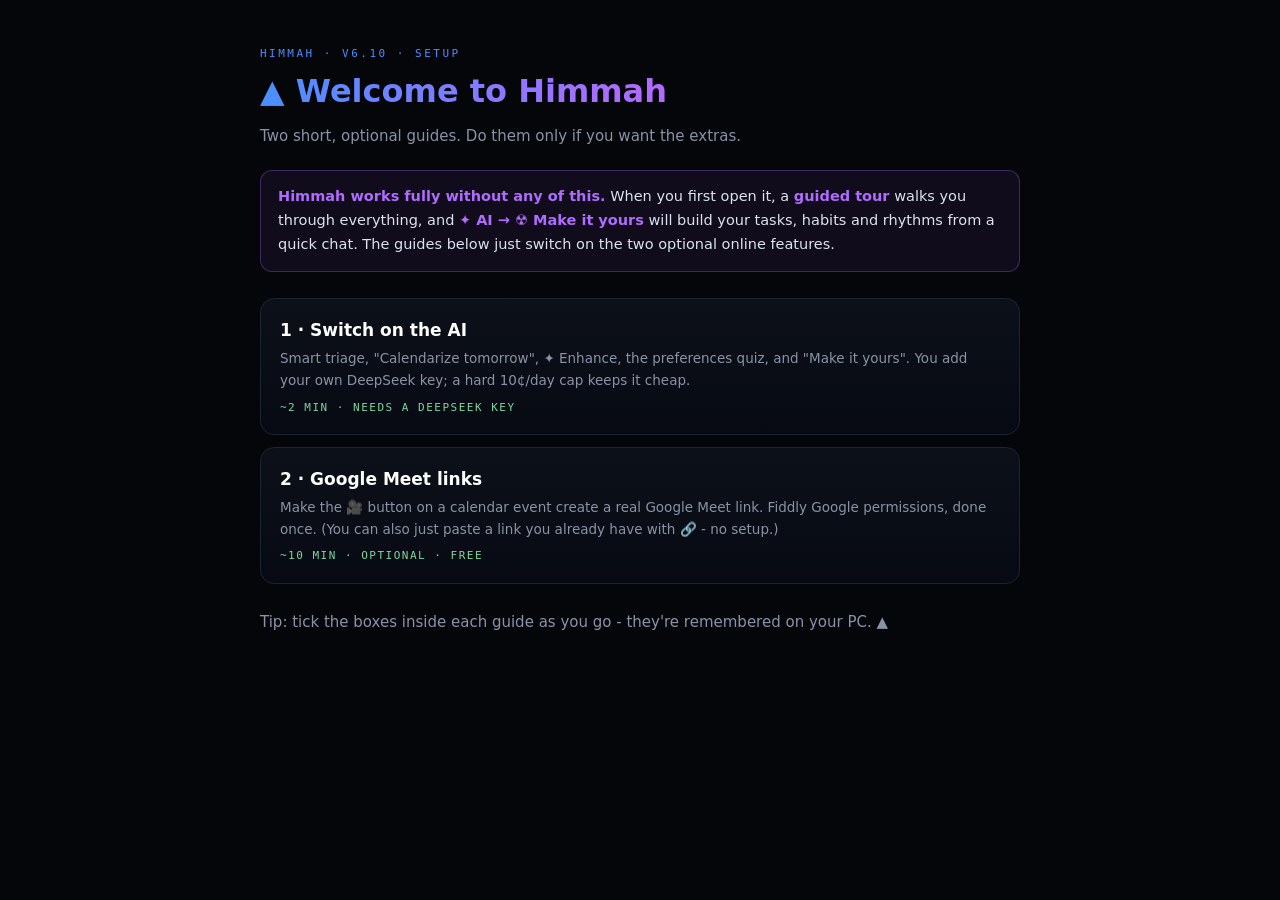
<file: Setup Guides/START HERE.html>
<!DOCTYPE html>
<html lang="en">
<head>
<meta charset="utf-8">
<meta name="viewport" content="width=device-width, initial-scale=1">
<title>Himmah - Setup Guides</title>
<style>
  :root{color-scheme:dark}
  body{background:#04060a; color:#dbe3f0; font:15px/1.65 "Segoe UI",system-ui,sans-serif; margin:0; padding:40px 18px 90px}
  .wrap{max-width:760px; margin:0 auto}
  h1{font-size:32px; margin:0 0 4px; background:linear-gradient(90deg,#4a8fff,#b06bff,#e068ff); -webkit-background-clip:text; background-clip:text; color:transparent}
  .kicker{font-family:Consolas,monospace; text-transform:uppercase; letter-spacing:2.5px; font-size:11px; color:#4a8fff}
  .sub{color:#8a93a6; margin:6px 0 22px}
  .note{background:rgba(176,107,255,.07); border:1px solid rgba(176,107,255,.3); border-radius:12px; padding:14px 17px; margin:14px 0 26px; font-size:14.5px}
  .note b{color:#b06bff}
  a.card{display:block; text-decoration:none; background:linear-gradient(180deg,#0c1018,#070a12); border:1px solid #1b2433; border-radius:14px; padding:17px 19px; margin:12px 0; transition:.15s}
  a.card:hover{border-color:#4a8fff; transform:translateY(-1px)}
  a.card .t{color:#fff; font-size:17px; font-weight:600}
  a.card .d{color:#8a93a6; font-size:13.5px; margin-top:3px}
  a.card .meta{font-family:Consolas,monospace; font-size:11px; color:#7cd99e; letter-spacing:1.5px; margin-top:7px}
  code{font-family:Consolas,monospace; font-size:13px; background:#10182a; border:1px solid #223; border-radius:6px; padding:1px 7px; color:#8fd0ff}
</style>
</head>
<body><div class="wrap">
<span class="kicker">Himmah · v6.10 · setup</span>
<h1>▲ Welcome to Himmah</h1>
<p class="sub">Two short, optional guides. Do them only if you want the extras.</p>

<div class="note"><b>Himmah works fully without any of this.</b> When you first open it, a <b>guided tour</b> walks you through everything, and <b>✦ AI &rarr; ☢ Make it yours</b> will build your tasks, habits and rhythms from a quick chat. The guides below just switch on the two optional online features.</div>

<a class="card" href="1 - Switch on the AI (DeepSeek key, 2 min).html">
  <div class="t">1 · Switch on the AI</div>
  <div class="d">Smart triage, "Calendarize tomorrow", ✦ Enhance, the preferences quiz, and "Make it yours". You add your own DeepSeek key; a hard 10&cent;/day cap keeps it cheap.</div>
  <div class="meta">~2 MIN · NEEDS A DEEPSEEK KEY</div>
</a>

<a class="card" href="2 - Google Meet links (10 min, optional).html">
  <div class="t">2 · Google Meet links</div>
  <div class="d">Make the 🎥 button on a calendar event create a real Google Meet link. Fiddly Google permissions, done once. (You can also just paste a link you already have with 🔗 - no setup.)</div>
  <div class="meta">~10 MIN · OPTIONAL · FREE</div>
</a>

<p class="sub" style="margin-top:26px">Tip: tick the boxes inside each guide as you go - they're remembered on your PC. ▲</p>
</div>
</body>
</html>
</file>
